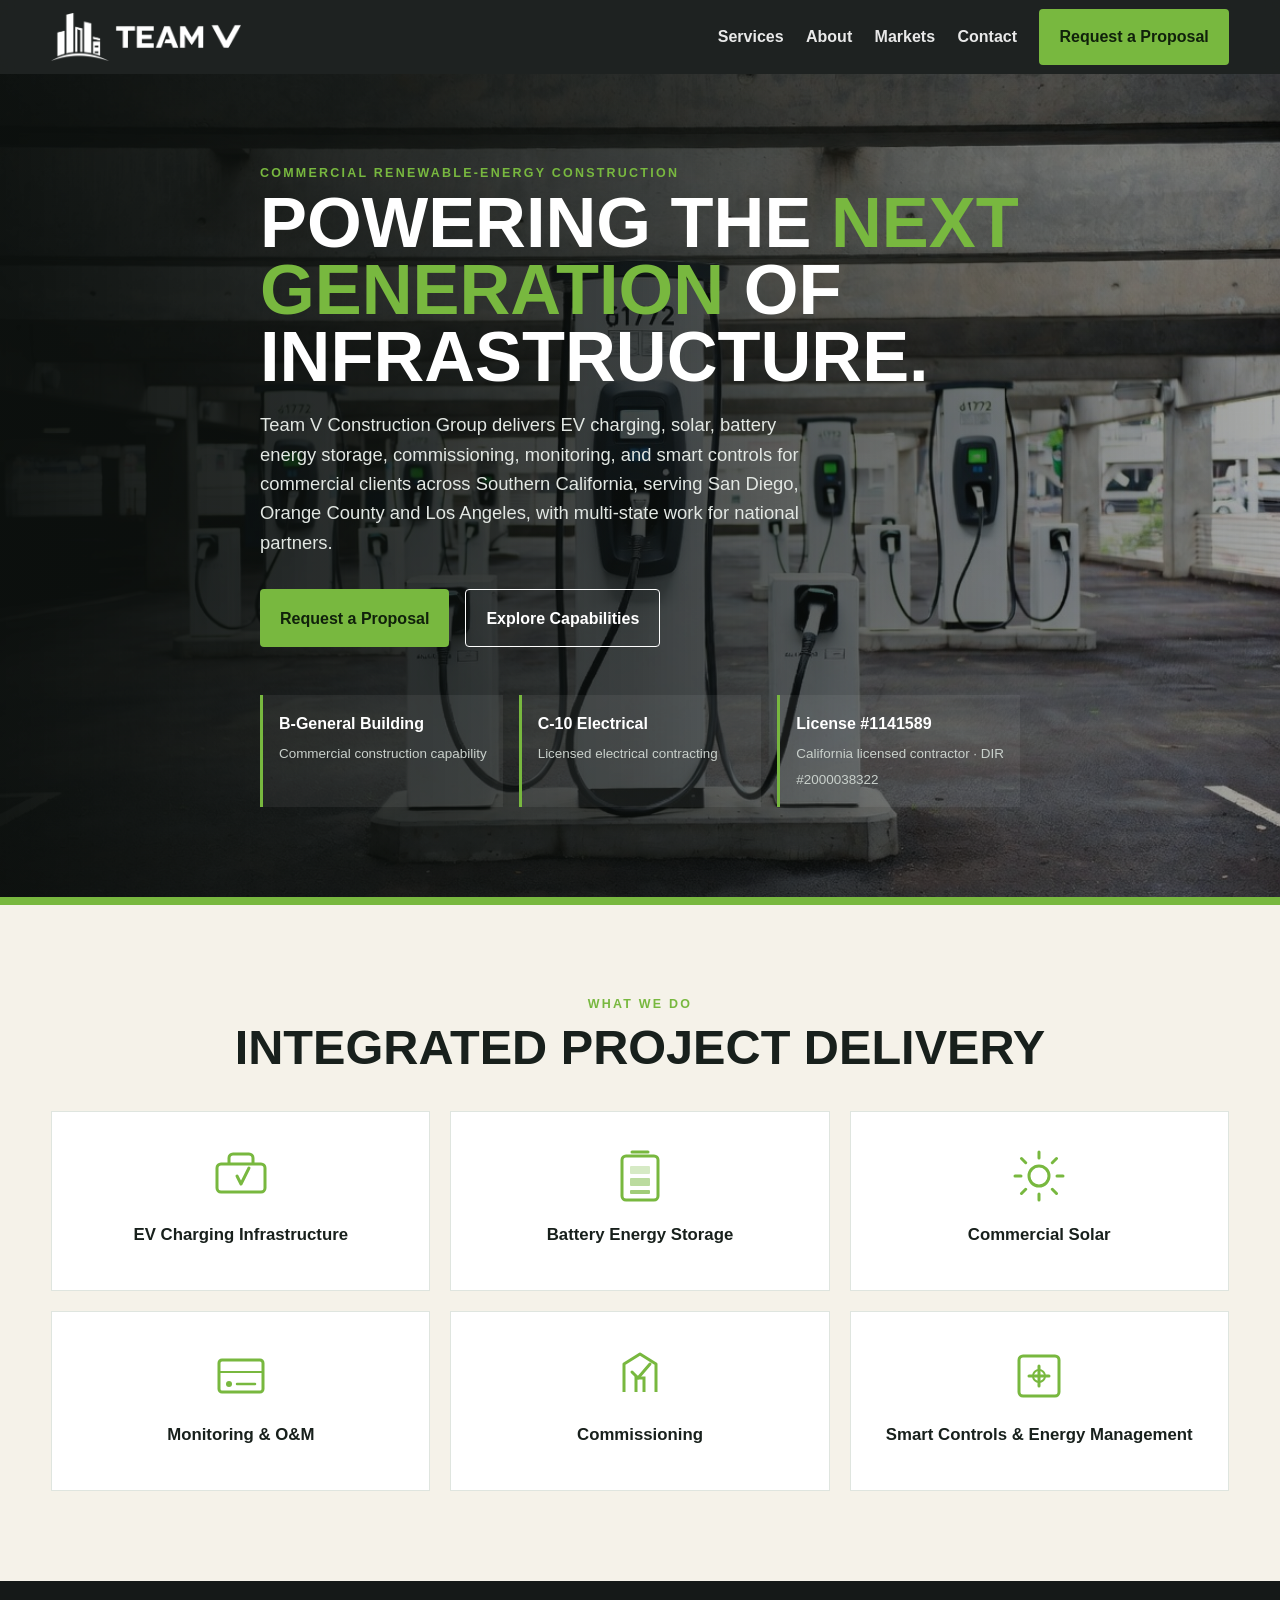
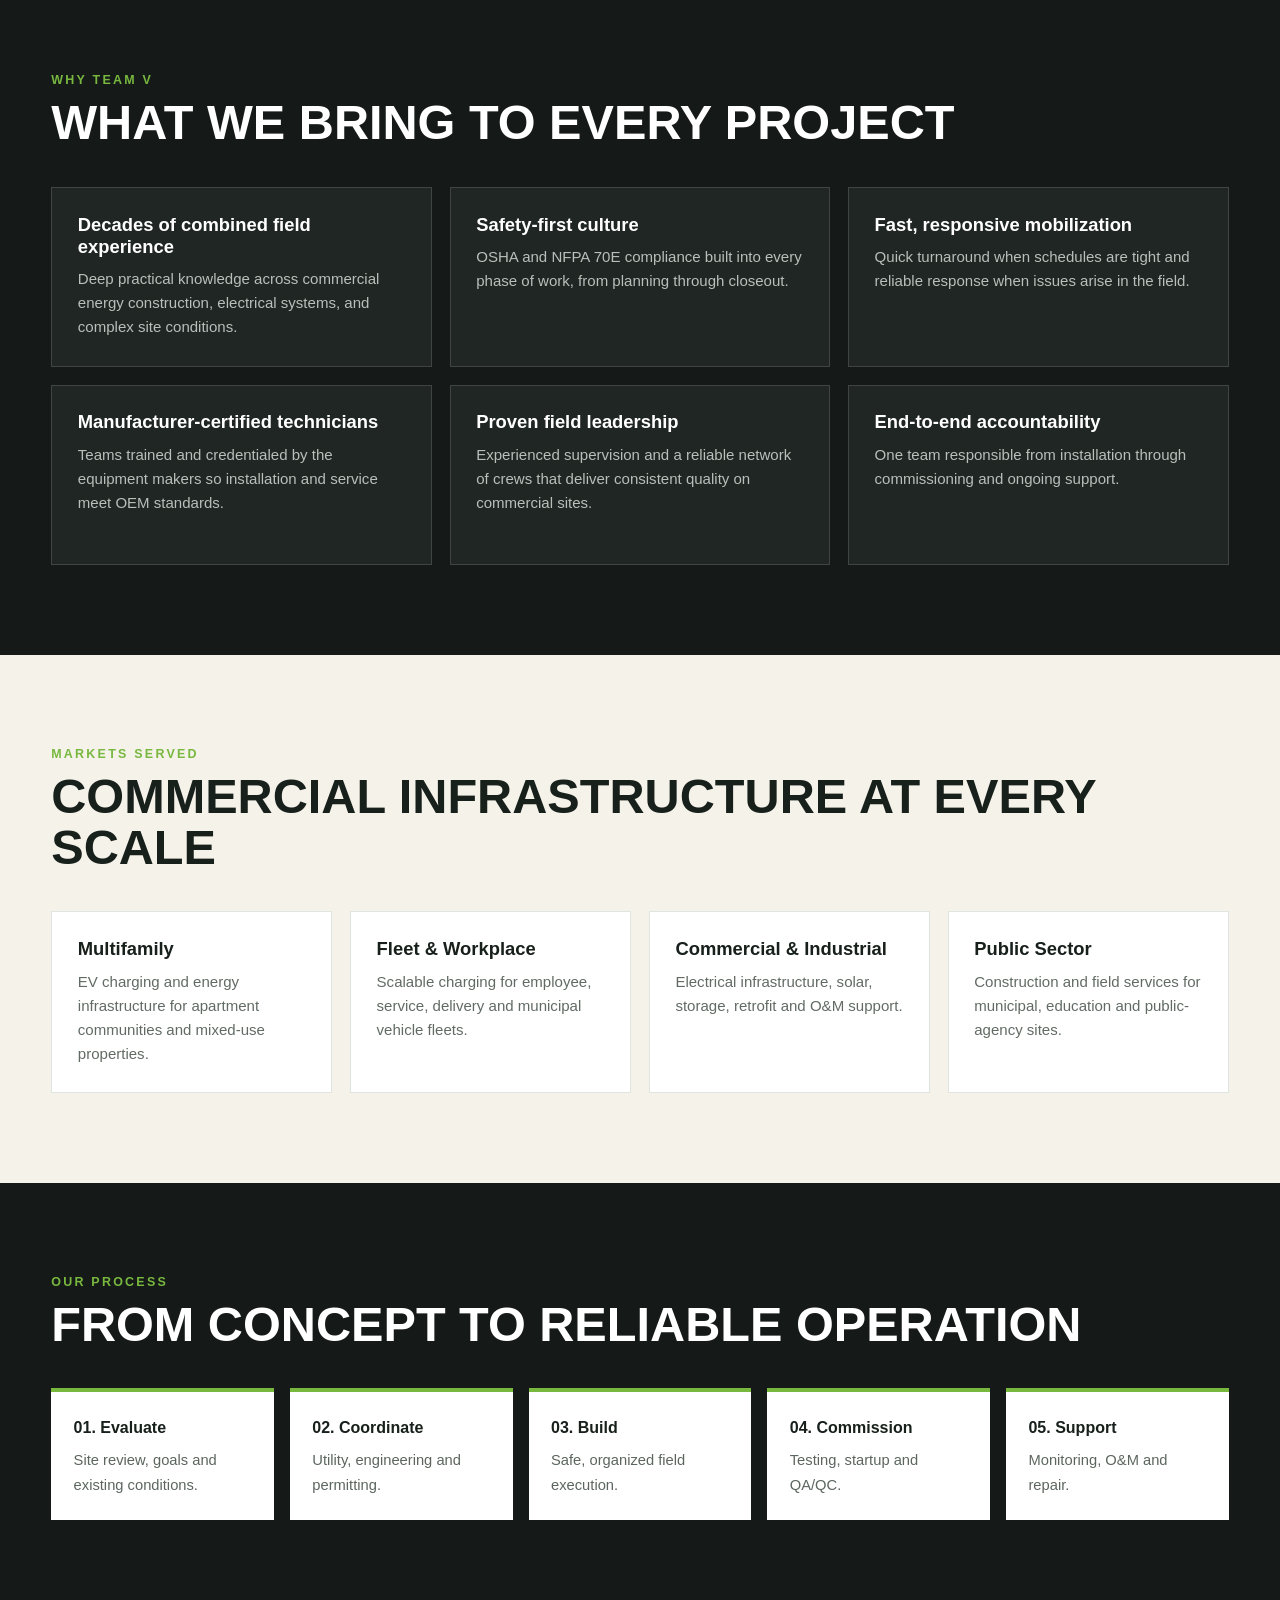
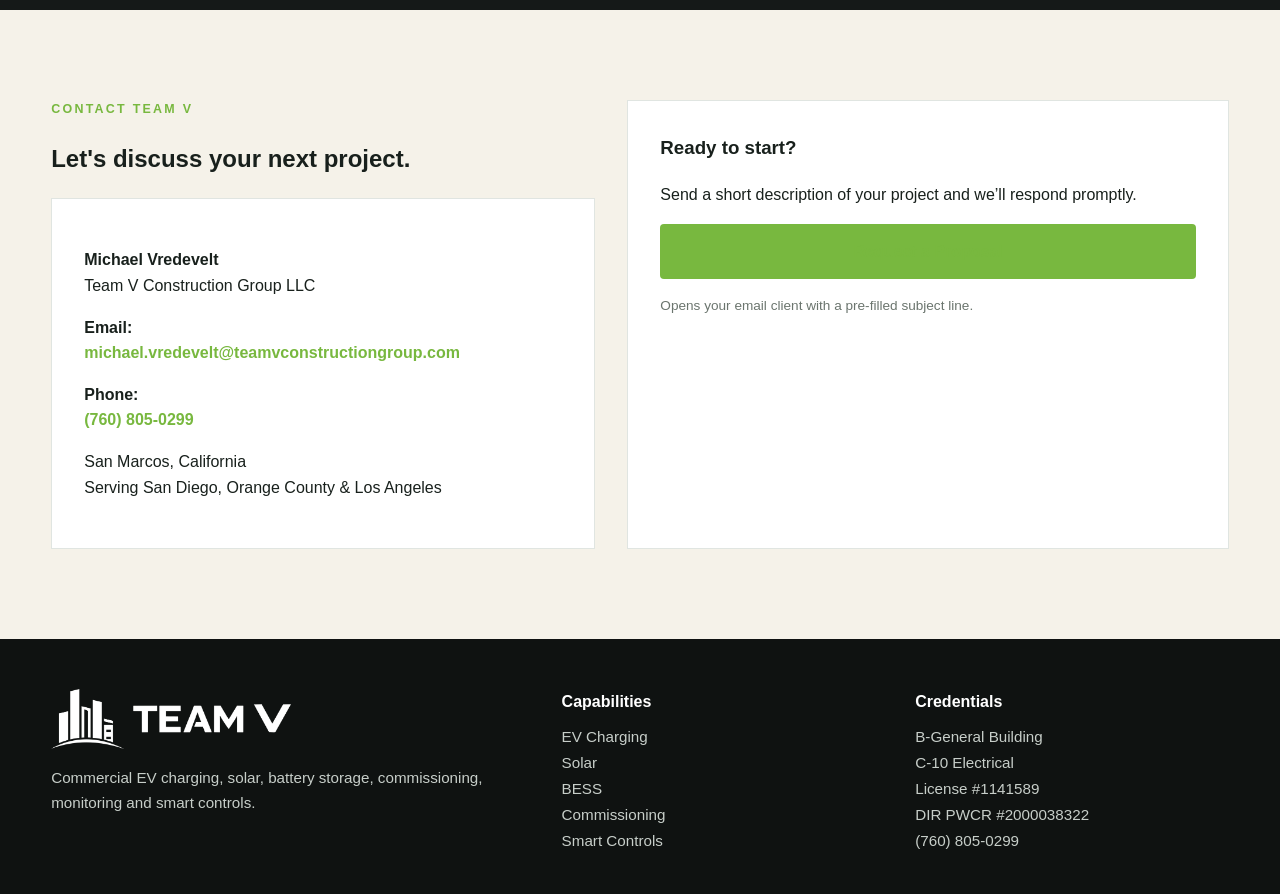
<file: index.html>
<!DOCTYPE html>
<html lang="en">
<head>
  <meta charset="utf-8">
  <meta name="viewport" content="width=device-width, initial-scale=1">
  <title>Team V Construction Group | EV Charging, Solar, BESS & O&M</title>
  <meta name="description" content="Commercial EV charging, solar, battery energy storage, commissioning, monitoring and smart controls. Serving San Diego, Orange County &amp; Los Angeles. CA License #1141589.">
  <meta name="theme-color" content="#151918">
  <link rel="stylesheet" href="styles.css">
  <link rel="canonical" href="https://www.teamvconstructiongroup.com/">
  <meta name="robots" content="index, follow, max-image-preview:large">
  <meta name="author" content="Team V Construction Group LLC">
  <link rel="icon" href="favicon.ico" sizes="any">
  <link rel="icon" type="image/png" sizes="192x192" href="icon-192.png">
  <link rel="apple-touch-icon" href="apple-touch-icon.png">
  <meta property="og:type" content="website">
  <meta property="og:site_name" content="Team V Construction Group">
  <meta property="og:title" content="Team V Construction Group | EV Charging, Solar, BESS & O&M">
  <meta property="og:description" content="Commercial EV charging, solar, battery energy storage, commissioning, monitoring and smart controls. Serving San Diego, Orange County &amp; Los Angeles. CA License #1141589.">
  <meta property="og:url" content="https://www.teamvconstructiongroup.com/">
  <meta property="og:image" content="https://www.teamvconstructiongroup.com/assets/og-image.jpg">
  <meta property="og:image:width" content="1200">
  <meta property="og:image:height" content="630">
  <meta name="twitter:card" content="summary_large_image">
  <meta name="twitter:title" content="Team V Construction Group | EV Charging, Solar, BESS & O&M">
  <meta name="twitter:description" content="Commercial EV charging, solar, battery energy storage, commissioning, monitoring and smart controls. Serving San Diego, Orange County &amp; Los Angeles. CA License #1141589.">
  <meta name="twitter:image" content="https://www.teamvconstructiongroup.com/assets/og-image.jpg">
  <script type="application/ld+json">
  {
    "@context": "https://schema.org",
    "@type": "GeneralContractor",
    "name": "Team V Construction Group LLC",
    "url": "https://www.teamvconstructiongroup.com/",
    "logo": "https://www.teamvconstructiongroup.com/assets/teamv-logo-color.png",
    "image": "https://www.teamvconstructiongroup.com/assets/og-image.jpg",
    "description": "Commercial EV charging, solar, battery energy storage, commissioning, monitoring and smart controls contractor serving San Diego, Orange County and Los Angeles, California.",
    "telephone": "+1-760-805-0299",
    "email": "michael.vredevelt@teamvconstructiongroup.com",
    "founder": { "@type": "Person", "name": "Michael Vredevelt" },
    "address": {
      "@type": "PostalAddress",
      "addressLocality": "San Marcos",
      "addressRegion": "CA",
      "postalCode": "92078",
      "addressCountry": "US"
    },
    "areaServed": [
      { "@type": "AdministrativeArea", "name": "San Diego County, CA" },
      { "@type": "AdministrativeArea", "name": "Orange County, CA" },
      { "@type": "AdministrativeArea", "name": "Los Angeles County, CA" }
    ],
    "hasCredential": [
      "California CSLB License #1141589 - B General Building",
      "California CSLB License #1141589 - C-10 Electrical",
      "California DIR Public Works Contractor Registration #2000038322"
    ],
    "knowsAbout": [
      "EV charging infrastructure",
      "Commercial solar",
      "Battery energy storage",
      "Commissioning",
      "Monitoring and O&M",
      "Smart controls"
    ]
  }
  </script>
</head>
<body>
  <header>
    <div class="container nav">
      <a href="index.html" class="logo-link">
        <img class="nav-logo" src="assets/teamv-logo.png" alt="Team V Construction Group">
      </a>
      <button class="nav-toggle" aria-label="Toggle menu" aria-expanded="false">
        <span></span><span></span><span></span>
      </button>
      <nav class="nav-links">
        <a href="#services">Services</a>
        <a href="#about">About</a>
        <a href="#markets">Markets</a>
        <a href="#contact">Contact</a>
        <a class="btn btn-primary" href="mailto:michael.vredevelt@teamvconstructiongroup.com?subject=Project%20Inquiry%20-%20Team%20V">Request a Proposal</a>
      </nav>
    </div>
  </header>

  <main id="home">
    <section class="hero">
      <div class="container hero-content">
        <div class="eyebrow">Commercial Renewable-Energy Construction</div>
        <h1>Powering the <span>next generation</span> of infrastructure.</h1>
        <p>Team V Construction Group delivers EV charging, solar, battery energy storage, commissioning, monitoring, and smart controls for commercial clients across Southern California, serving San Diego, Orange County and Los Angeles, with multi-state work for national partners.</p>
        <div class="hero-actions">
          <a class="btn btn-primary" href="mailto:michael.vredevelt@teamvconstructiongroup.com?subject=Project%20Inquiry%20-%20Team%20V">Request a Proposal</a>
          <a class="btn btn-outline" href="#services">Explore Capabilities</a>
        </div>
        <div class="hero-trust">
          <div>
            <strong>B-General Building</strong>
            <span>Commercial construction capability</span>
          </div>
          <div>
            <strong>C-10 Electrical</strong>
            <span>Licensed electrical contracting</span>
          </div>
          <div>
            <strong>License #1141589</strong>
            <span>California licensed contractor · DIR #2000038322</span>
          </div>
        </div>
      </div>
    </section>

    <section class="section" id="services">
      <div class="container">
        <div class="section-head centered">
          <div>
            <div class="eyebrow">What We Do</div>
            <h2>Integrated project delivery</h2>
          </div>
        </div>

        <div class="services-grid services-grid-6">
          <a href="services/ev-charging.html" class="service-card">
            <div class="service-icon">
              <svg viewBox="0 0 64 64" fill="none"><rect x="8" y="20" width="48" height="28" rx="4" stroke="currentColor" stroke-width="3"/><path d="M20 20V14a4 4 0 014-4h16a4 4 0 014 4v6" stroke="currentColor" stroke-width="3"/><path d="M28 32l4 8 8-16" stroke="currentColor" stroke-width="3" stroke-linecap="round" stroke-linejoin="round"/></svg>
            </div>
            <h3>EV Charging Infrastructure</h3>
          </a>

          <a href="services/battery-energy-storage.html" class="service-card">
            <div class="service-icon">
              <svg viewBox="0 0 64 64" fill="none"><rect x="14" y="12" width="36" height="44" rx="4" stroke="currentColor" stroke-width="3"/><path d="M24 8h16" stroke="currentColor" stroke-width="3" stroke-linecap="round"/><rect x="22" y="22" width="20" height="8" rx="1" fill="currentColor" opacity="0.3"/><rect x="22" y="34" width="20" height="8" rx="1" fill="currentColor" opacity="0.5"/><rect x="22" y="46" width="20" height="4" rx="1" fill="currentColor" opacity="0.7"/></svg>
            </div>
            <h3>Battery Energy Storage</h3>
          </a>

          <a href="services/commercial-solar.html" class="service-card">
            <div class="service-icon">
              <svg viewBox="0 0 64 64" fill="none"><circle cx="32" cy="32" r="10" stroke="currentColor" stroke-width="3"/><path d="M32 8v6M32 50v6M8 32h6M50 32h6M14.5 14.5l4.2 4.2M45.3 45.3l4.2 4.2M14.5 49.5l4.2-4.2M45.3 18.7l4.2-4.2" stroke="currentColor" stroke-width="3" stroke-linecap="round"/></svg>
            </div>
            <h3>Commercial Solar</h3>
          </a>

          <a href="services/monitoring-om.html" class="service-card">
            <div class="service-icon">
              <svg viewBox="0 0 64 64" fill="none"><rect x="10" y="16" width="44" height="32" rx="3" stroke="currentColor" stroke-width="3"/><path d="M10 28h44" stroke="currentColor" stroke-width="2"/><circle cx="20" cy="40" r="3" fill="currentColor"/><path d="M28 40h18" stroke="currentColor" stroke-width="2.5" stroke-linecap="round"/></svg>
            </div>
            <h3>Monitoring &amp; O&amp;M</h3>
          </a>

          <a href="services/commissioning.html" class="service-card">
            <div class="service-icon">
              <svg viewBox="0 0 64 64" fill="none"><path d="M16 48V20l16-10 16 10v28" stroke="currentColor" stroke-width="3" stroke-linejoin="round"/><path d="M28 48V34h8v14" stroke="currentColor" stroke-width="3"/><path d="M24 28l6 6 12-14" stroke="currentColor" stroke-width="3" stroke-linecap="round" stroke-linejoin="round"/></svg>
            </div>
            <h3>Commissioning</h3>
          </a>

          <a href="services/smart-controls.html" class="service-card">
            <div class="service-icon">
              <svg viewBox="0 0 64 64" fill="none"><rect x="12" y="12" width="40" height="40" rx="4" stroke="currentColor" stroke-width="3"/><path d="M22 32h20M32 22v20" stroke="currentColor" stroke-width="3" stroke-linecap="round"/><circle cx="32" cy="32" r="6" stroke="currentColor" stroke-width="2"/></svg>
            </div>
            <h3>Smart Controls &amp; Energy Management</h3>
          </a>
        </div>
      </div>
    </section>

    <section class="section section-dark" id="about">
      <div class="container">
        <div class="section-head">
          <div>
            <div class="eyebrow">Why Team V</div>
            <h2>What we bring to every project</h2>
          </div>
        </div>
        <div class="grid-3">
          <article class="card dark">
            <h3>Decades of combined field experience</h3>
            <p>Deep practical knowledge across commercial energy construction, electrical systems, and complex site conditions.</p>
          </article>
          <article class="card dark">
            <h3>Safety-first culture</h3>
            <p>OSHA and NFPA 70E compliance built into every phase of work, from planning through closeout.</p>
          </article>
          <article class="card dark">
            <h3>Fast, responsive mobilization</h3>
            <p>Quick turnaround when schedules are tight and reliable response when issues arise in the field.</p>
          </article>
          <article class="card dark">
            <h3>Manufacturer-certified technicians</h3>
            <p>Teams trained and credentialed by the equipment makers so installation and service meet OEM standards.</p>
          </article>
          <article class="card dark">
            <h3>Proven field leadership</h3>
            <p>Experienced supervision and a reliable network of crews that deliver consistent quality on commercial sites.</p>
          </article>
          <article class="card dark">
            <h3>End-to-end accountability</h3>
            <p>One team responsible from installation through commissioning and ongoing support.</p>
          </article>
        </div>
      </div>
    </section>

    <section class="section" id="markets">
      <div class="container">
        <div class="section-head">
          <div>
            <div class="eyebrow">Markets Served</div>
            <h2>Commercial infrastructure at every scale</h2>
          </div>
        </div>
        <div class="grid-4">
          <article class="card">
            <h3>Multifamily</h3>
            <p>EV charging and energy infrastructure for apartment communities and mixed-use properties.</p>
          </article>
          <article class="card">
            <h3>Fleet &amp; Workplace</h3>
            <p>Scalable charging for employee, service, delivery and municipal vehicle fleets.</p>
          </article>
          <article class="card">
            <h3>Commercial &amp; Industrial</h3>
            <p>Electrical infrastructure, solar, storage, retrofit and O&amp;M support.</p>
          </article>
          <article class="card">
            <h3>Public Sector</h3>
            <p>Construction and field services for municipal, education and public-agency sites.</p>
          </article>
        </div>
      </div>
    </section>

    <section class="section section-dark" id="process">
      <div class="container">
        <div class="section-head">
          <div>
            <div class="eyebrow">Our Process</div>
            <h2>From concept to reliable operation</h2>
          </div>
        </div>
        <div class="process">
          <div class="step"><strong>01. Evaluate</strong><span>Site review, goals and existing conditions.</span></div>
          <div class="step"><strong>02. Coordinate</strong><span>Utility, engineering and permitting.</span></div>
          <div class="step"><strong>03. Build</strong><span>Safe, organized field execution.</span></div>
          <div class="step"><strong>04. Commission</strong><span>Testing, startup and QA/QC.</span></div>
          <div class="step"><strong>05. Support</strong><span>Monitoring, O&amp;M and repair.</span></div>
        </div>
      </div>
    </section>

    <section class="section" id="contact">
      <div class="container contact-grid">
        <div>
          <div class="eyebrow">Contact Team V</div>
          <h2>Let's discuss your next project.</h2>
          <div class="contact-card">
            <p><strong>Michael Vredevelt</strong><br>Team V Construction Group LLC</p>
            <p><strong>Email:</strong><br><a href="mailto:michael.vredevelt@teamvconstructiongroup.com">michael.vredevelt@teamvconstructiongroup.com</a></p>
            <p><strong>Phone:</strong><br><a href="tel:+17608050299">(760) 805-0299</a></p>
            <p>San Marcos, California<br>Serving San Diego, Orange County &amp; Los Angeles</p>
          </div>
        </div>
        <div class="contact-card contact-cta">
          <h3>Ready to start?</h3>
          <p>Send a short description of your project and we’ll respond promptly.</p>
          <a class="btn btn-primary full" href="mailto:michael.vredevelt@teamvconstructiongroup.com?subject=Project%20Inquiry%20-%20Team%20V">Request a Proposal</a>
          <p class="note">Opens your email client with a pre-filled subject line.</p>
        </div>
      </div>
    </section>
  </main>

  <footer>
    <div class="container footer-grid">
      <div>
        <img class="footer-logo" src="assets/teamv-logo.png" alt="Team V Construction Group">
        <p>Commercial EV charging, solar, battery storage, commissioning, monitoring and smart controls.</p>
      </div>
      <div>
        <strong>Capabilities</strong>
        <p>
          <a href="services/ev-charging.html">EV Charging</a><br>
          <a href="services/commercial-solar.html">Solar</a><br>
          <a href="services/battery-energy-storage.html">BESS</a><br>
          <a href="services/commissioning.html">Commissioning</a><br>
          <a href="services/smart-controls.html">Smart Controls</a>
        </p>
      </div>
      <div>
        <strong>Credentials</strong>
        <p>B-General Building<br>C-10 Electrical<br>License #1141589<br>DIR PWCR #2000038322</p>
        <p><a href="tel:+17608050299">(760) 805-0299</a></p>
      </div>
    </div>
  </footer>

  <script>
    const toggle = document.querySelector('.nav-toggle');
    const nav = document.querySelector('.nav-links');
    if (toggle && nav) {
      toggle.addEventListener('click', () => {
        const isOpen = nav.classList.toggle('open');
        toggle.setAttribute('aria-expanded', isOpen);
        document.body.classList.toggle('menu-open', isOpen);
      });
      nav.querySelectorAll('a').forEach(link => {
        link.addEventListener('click', () => {
          nav.classList.remove('open');
          toggle.setAttribute('aria-expanded', 'false');
          document.body.classList.remove('menu-open');
        });
      });
    }
  </script>
</body>
</html>
</file>
<file: styles.css>
:root {
  --dark: #151918;
  --dark2: #202623;
  --green: #78b83f;
  --cream: #f5f2e9;
  --white: #fff;
  --muted: #b8c0bb;
  --text: #18201c;
}

* {
  box-sizing: border-box;
}

html {
  scroll-behavior: smooth;
}

body {
  margin: 0;
  font-family: Arial, Helvetica, sans-serif;
  background: var(--cream);
  color: var(--text);
  line-height: 1.6;
}

body.menu-open {
  overflow: hidden;
}

a {
  text-decoration: none;
  color: inherit;
}

img {
  max-width: 100%;
  display: block;
}

.container {
  width: min(1180px, 92%);
  margin: 0 auto;
}

/* Typography helpers */
.eyebrow {
  color: var(--green);
  font-size: 0.78rem;
  font-weight: 800;
  letter-spacing: 0.18em;
  text-transform: uppercase;
}

.btn {
  display: inline-flex;
  align-items: center;
  justify-content: center;
  padding: 0.95rem 1.25rem;
  border-radius: 4px;
  font-weight: 800;
  border: none;
  cursor: pointer;
  transition: opacity 0.2s, transform 0.15s;
}

.btn:hover {
  opacity: 0.9;
}

.btn-primary {
  background: var(--green);
  color: #10210b;
}

.btn-outline {
  border: 1px solid #fff;
  color: #fff;
  background: transparent;
}

.btn.full {
  width: 100%;
}

/* Header / Nav */
header {
  position: sticky;
  top: 0;
  z-index: 50;
  background: rgba(21, 25, 24, 0.96);
  backdrop-filter: blur(8px);
}

.nav {
  display: flex;
  align-items: center;
  justify-content: space-between;
  min-height: 74px;
  gap: 1rem;
}

.nav-logo {
  width: 190px;
  max-width: 55vw;
}

.nav-links {
  display: flex;
  gap: 1.4rem;
  align-items: center;
  color: #fff;
  font-weight: 700;
}

.nav-links a:not(.btn) {
  opacity: 0.9;
}

.nav-links a:not(.btn):hover {
  opacity: 1;
  color: var(--green);
}

/* Hamburger */
.nav-toggle {
  display: none;
  flex-direction: column;
  justify-content: center;
  gap: 5px;
  width: 44px;
  height: 44px;
  background: transparent;
  border: none;
  cursor: pointer;
  padding: 8px;
}

.nav-toggle span {
  display: block;
  width: 22px;
  height: 2px;
  background: #fff;
  transition: transform 0.25s, opacity 0.25s;
}

.nav-toggle[aria-expanded="true"] span:nth-child(1) {
  transform: translateY(7px) rotate(45deg);
}

.nav-toggle[aria-expanded="true"] span:nth-child(2) {
  opacity: 0;
}

.nav-toggle[aria-expanded="true"] span:nth-child(3) {
  transform: translateY(-7px) rotate(-45deg);
}

/* Hero */
.hero {
  min-height: 720px;
  display: flex;
  align-items: center;
  background:
    linear-gradient(90deg, rgba(12, 16, 14, 0.97), rgba(12, 16, 14, 0.77), rgba(12, 16, 14, 0.35)),
    url('assets/ev-level2.jpg') center / cover;
  color: #fff;
  border-bottom: 8px solid var(--green);
}

.hero-content {
  max-width: 760px;
  padding: 90px 0;
}

.hero h1 {
  font-size: clamp(2.4rem, 5.5vw, 5.2rem);
  line-height: 0.95;
  text-transform: uppercase;
  margin: 0.4rem 0 1.2rem;
}

.hero h1 span {
  color: var(--green);
}

.hero p {
  font-size: 1.15rem;
  color: #e2e7e3;
  max-width: 540px;
}

.hero-actions {
  display: flex;
  gap: 1rem;
  flex-wrap: wrap;
  margin-top: 2rem;
}

.hero-trust {
  display: grid;
  grid-template-columns: repeat(3, 1fr);
  gap: 1rem;
  margin-top: 3rem;
}

.hero-trust div {
  padding: 1rem;
  border-left: 3px solid var(--green);
  background: rgba(255, 255, 255, 0.06);
}

.hero-trust strong {
  display: block;
  margin-bottom: 0.2rem;
}

.hero-trust span {
  font-size: 0.84rem;
  color: #c9d0cb;
}

/* Sections */
.section {
  padding: 90px 0;
}

.section-dark {
  background: var(--dark);
  color: #fff;
}

.section-head {
  display: flex;
  justify-content: space-between;
  gap: 2rem;
  align-items: end;
  margin-bottom: 2.4rem;
}

.section-head.centered {
  justify-content: center;
  text-align: center;
}

.section-head h2 {
  font-size: clamp(1.9rem, 3.8vw, 3.6rem);
  line-height: 1.05;
  text-transform: uppercase;
  margin: 0.4rem 0 0;
}

.section-head p {
  max-width: 520px;
  color: #5c665f;
  margin: 0;
}

.section-dark .section-head p {
  color: var(--muted);
}

/* ========== NEW: Simplified Services Grid ========== */
.services-grid {
  display: grid;
  grid-template-columns: repeat(4, 1fr);
  gap: 1.25rem;
}

.service-card {
  background: #fff;
  border: 1px solid #dfe5df;
  padding: 2rem 1.5rem;
  text-align: center;
  transition: border-color 0.2s, transform 0.2s, box-shadow 0.2s;
  display: flex;
  flex-direction: column;
  align-items: center;
  gap: 1rem;
  min-height: 180px;
}

.service-card:hover {
  border-color: var(--green);
  transform: translateY(-4px);
  box-shadow: 0 12px 28px rgba(0, 0, 0, 0.08);
}

.service-icon {
  width: 64px;
  height: 64px;
  color: var(--green);
  display: flex;
  align-items: center;
  justify-content: center;
}

.service-icon svg {
  width: 100%;
  height: 100%;
}

.service-card h3 {
  margin: 0;
  font-size: 1.05rem;
  line-height: 1.3;
  font-weight: 800;
  color: var(--text);
}

/* Cards / Grids */
.grid-4 {
  display: grid;
  grid-template-columns: repeat(4, 1fr);
  gap: 1.1rem;
}

.card {
  background: #fff;
  border: 1px solid #dfe5df;
  padding: 1.6rem;
  min-height: 180px;
}

.card.dark {
  background: var(--dark2);
  border-color: rgba(255, 255, 255, 0.14);
}

.card h3 {
  line-height: 1.2;
  margin: 0 0 0.6rem;
  font-size: 1.15rem;
}

.card p {
  font-size: 0.94rem;
  color: #616b64;
  margin: 0;
}

.card.dark p {
  color: var(--muted);
}

/* About split */
.split {
  display: grid;
  grid-template-columns: 1fr 1fr;
  gap: 4rem;
  align-items: center;
}

.checks {
  display: grid;
  grid-template-columns: 1fr 1fr;
  gap: 0.8rem;
  margin-top: 1.8rem;
}

.check:before {
  content: "✓";
  color: var(--green);
  font-weight: 900;
  margin-right: 0.5rem;
}

/* Process */
.process {
  display: grid;
  grid-template-columns: repeat(5, 1fr);
  gap: 1rem;
}

.step {
  background: #fff;
  padding: 1.4rem;
  border-top: 4px solid var(--green);
  color: var(--text);
}

.step strong {
  display: block;
  margin-bottom: 0.4rem;
}

.step span {
  font-size: 0.92rem;
  color: #5c665f;
}

/* CTA */
.cta {
  background:
    linear-gradient(90deg, rgba(16, 22, 18, 0.96), rgba(16, 22, 18, 0.68)),
    url('assets/solar-carport.jpg') center / cover;
  color: #fff;
  padding: 90px 0;
  text-align: center;
}

.cta h2 {
  font-size: clamp(2rem, 4.5vw, 4.2rem);
  line-height: 0.95;
  text-transform: uppercase;
  margin: 0.5rem 0 1rem;
}

.cta p {
  max-width: 520px;
  margin: 0 auto 1.8rem;
  color: #d5dbd7;
}

/* Contact */
.contact-grid {
  display: grid;
  grid-template-columns: 0.95fr 1.05fr;
  gap: 2rem;
}

.contact-card {
  background: #fff;
  padding: 2rem;
  border: 1px solid #e0e5e1;
}

.contact-card a {
  color: var(--green);
  font-weight: 700;
  word-break: break-all;
}

.contact-card a:hover {
  text-decoration: underline;
}

.phone-reveal {
  background: none;
  border: none;
  padding: 0;
  font: inherit;
  color: var(--green);
  font-weight: 700;
  cursor: pointer;
  text-align: left;
}

.phone-reveal:hover {
  text-decoration: underline;
}

.phone-reveal.revealed {
  color: var(--text);
  cursor: default;
  text-decoration: none;
}

.contact-cta h3 {
  margin-top: 0;
}

.contact-cta .note {
  margin-top: 1rem;
  font-size: 0.85rem;
  color: #6b756e;
}

/* Footer */
footer {
  background: #0f1211;
  color: #c7cec9;
  padding: 50px 0 40px;
}

.footer-grid {
  display: grid;
  grid-template-columns: 1.5fr 1fr 1fr;
  gap: 2.5rem;
}

.footer-logo {
  width: 240px;
  margin-bottom: 1rem;
}

.footer-grid strong {
  display: block;
  color: #fff;
  margin-bottom: 0.6rem;
}

.footer-grid p {
  margin: 0;
  line-height: 1.7;
  font-size: 0.95rem;
}

.footer-grid a:hover {
  color: var(--green);
}

/* ========== Service Sub-pages ========== */
.page-hero {
  background: var(--dark);
  color: #fff;
  padding: 80px 0 60px;
  border-bottom: 6px solid var(--green);
}

.page-hero .breadcrumb {
  font-size: 0.9rem;
  color: var(--muted);
  margin-bottom: 1.2rem;
}

.page-hero .breadcrumb a {
  color: var(--green);
}

.page-hero h1 {
  font-size: clamp(2rem, 4vw, 3.4rem);
  text-transform: uppercase;
  line-height: 1.05;
  margin: 0 0 1rem;
}

.page-hero .lead {
  font-size: 1.15rem;
  color: #d0d6d2;
  max-width: 640px;
  margin: 0;
}

.service-content {
  padding: 70px 0;
}

.service-blurb {
  max-width: 720px;
  margin-bottom: 3.5rem;
  font-size: 1.1rem;
  line-height: 1.7;
}

.projects-heading {
  margin-bottom: 2rem;
}

.projects-heading .note {
  margin: 0.4rem 0 0;
  font-size: 0.9rem;
  color: #5f6a63;
}

.projects-heading h2 {
  font-size: clamp(1.6rem, 3vw, 2.4rem);
  text-transform: uppercase;
  margin: 0.3rem 0 0;
}

.project-list {
  display: grid;
  gap: 2rem;
}

.project-card {
  display: grid;
  grid-template-columns: 280px 1fr;
  gap: 2rem;
  background: #fff;
  border: 1px solid #dfe5df;
  overflow: hidden;
}

.project-card img {
  width: 100%;
  height: 100%;
  min-height: 200px;
  object-fit: cover;
}

.project-card .project-body {
  padding: 1.8rem 1.8rem 1.8rem 0;
}

.project-card h3 {
  margin: 0 0 0.6rem;
  font-size: 1.25rem;
}

.project-card .meta {
  font-size: 0.88rem;
  color: #6b756e;
  margin-bottom: 0.8rem;
}

.project-card p {
  margin: 0;
  color: #4a544e;
  font-size: 0.98rem;
}

.back-link {
  display: inline-flex;
  align-items: center;
  gap: 0.4rem;
  color: var(--green);
  font-weight: 700;
  margin-top: 3rem;
}

.back-link:hover {
  text-decoration: underline;
}

/* ========== Responsive ========== */
@media (max-width: 980px) {
  .services-grid {
    grid-template-columns: repeat(2, 1fr);
  }

  .grid-4 {
    grid-template-columns: repeat(2, 1fr);
  }

  .process {
    grid-template-columns: repeat(3, 1fr);
  }

  .split,
  .contact-grid {
    grid-template-columns: 1fr;
    gap: 2.5rem;
  }

  .hero-trust {
    grid-template-columns: 1fr 1fr;
  }

  .project-card {
    grid-template-columns: 1fr;
  }

  .project-card .project-body {
    padding: 1.5rem;
  }
}

@media (max-width: 768px) {
  .nav-toggle {
    display: flex;
  }

  .nav-links {
    position: fixed;
    top: 74px;
    left: 0;
    right: 0;
    bottom: 0;
    background: var(--dark);
    flex-direction: column;
    justify-content: flex-start;
    align-items: stretch;
    padding: 1.5rem 1.5rem 3rem;
    gap: 0;
    transform: translateX(100%);
    transition: transform 0.3s ease;
    overflow-y: auto;
  }

  .nav-links.open {
    transform: translateX(0);
  }

  .nav-links a {
    padding: 1rem 0.5rem;
    border-bottom: 1px solid rgba(255, 255, 255, 0.08);
    font-size: 1.1rem;
  }

  .nav-links .btn {
    margin-top: 1.5rem;
    text-align: center;
  }

  .section {
    padding: 65px 0;
  }

  .section-head {
    flex-direction: column;
    align-items: flex-start;
    gap: 1rem;
  }

  .section-head.centered {
    align-items: center;
  }

  .hero {
    min-height: 580px;
  }

  .hero-content {
    padding: 70px 0 50px;
  }

  .hero-trust {
    grid-template-columns: 1fr;
  }

  .process {
    grid-template-columns: 1fr 1fr;
  }

  .footer-grid {
    grid-template-columns: 1fr;
    gap: 2rem;
  }

  .page-hero {
    padding: 60px 0 45px;
  }
}

@media (max-width: 520px) {
  .services-grid,
  .grid-4,
  .process,
  .checks {
    grid-template-columns: 1fr;
  }

  .hero-actions {
    flex-direction: column;
  }

  .hero-actions .btn {
    width: 100%;
    justify-content: center;
  }

  .nav-logo {
    width: 140px;
  }
}

/* ========== Project list on service pages ========== */
.project-list {
  display: grid;
  gap: 2.5rem;
}

.project-item {
  display: grid;
  grid-template-columns: 320px 1fr;
  gap: 2rem;
  align-items: start;
  background: #fff;
  border: 1px solid #dfe5df;
  overflow: hidden;
}

.project-thumb {
  cursor: pointer;
  overflow: hidden;
  background: #1a1f1c;
  min-height: 220px;
  position: relative;
}

.project-thumb img {
  width: 100%;
  height: 100%;
  min-height: 220px;
  object-fit: cover;
  transition: transform 0.35s ease;
  display: block;
}

.project-thumb:hover img {
  transform: scale(1.04);
}

.project-info {
  padding: 1.8rem 1.8rem 1.8rem 0;
}

.project-info h3 {
  margin: 0 0 0.5rem;
  font-size: 1.25rem;
}

.project-info .meta {
  font-size: 0.88rem;
  color: #6b756e;
  margin-bottom: 0.8rem;
}

.project-info p {
  margin: 0;
  color: #4a544e;
  font-size: 0.98rem;
  line-height: 1.6;
}

/* ========== Gallery Modal ========== */
.gallery-modal {
  position: fixed;
  inset: 0;
  z-index: 1000;
  display: flex;
  align-items: center;
  justify-content: center;
  padding: 1.5rem;
}

.gallery-modal[hidden] {
  display: none;
}

.gallery-backdrop {
  position: absolute;
  inset: 0;
  background: rgba(8, 12, 10, 0.88);
  cursor: pointer;
}

.gallery-panel {
  position: relative;
  background: #111;
  max-width: 960px;
  width: 100%;
  max-height: 90vh;
  display: flex;
  flex-direction: column;
  border-radius: 6px;
  overflow: hidden;
  box-shadow: 0 25px 60px rgba(0,0,0,0.5);
  opacity: 0;
  transform: scale(0.92);
  transition: opacity 0.28s ease, transform 0.28s ease;
}

.gallery-panel.animate-in,
.gallery-panel.animate-in-mobile {
  opacity: 1;
  transform: scale(1);
}

.gallery-panel.animate-out {
  opacity: 0;
  transform: scale(0.94);
}

.gallery-close {
  position: absolute;
  top: 12px;
  right: 14px;
  z-index: 10;
  width: 44px;
  height: 44px;
  border: none;
  background: rgba(0,0,0,0.55);
  color: #fff;
  font-size: 1.8rem;
  line-height: 1;
  border-radius: 50%;
  cursor: pointer;
  display: flex;
  align-items: center;
  justify-content: center;
  transition: background 0.2s;
}

.gallery-close:hover {
  background: rgba(0,0,0,0.8);
}

.gallery-main {
  flex: 1;
  display: flex;
  align-items: center;
  justify-content: center;
  background: #0a0c0b;
  min-height: 320px;
  max-height: 58vh;
}

.gallery-main-img {
  max-width: 100%;
  max-height: 58vh;
  object-fit: contain;
  display: block;
}

.gallery-thumbs {
  display: flex;
  gap: 8px;
  padding: 12px 16px;
  background: #161a18;
  overflow-x: auto;
  justify-content: center;
}

.gallery-thumb {
  width: 72px;
  height: 54px;
  object-fit: cover;
  border-radius: 3px;
  cursor: pointer;
  opacity: 0.55;
  border: 2px solid transparent;
  transition: opacity 0.2s, border-color 0.2s;
}

.gallery-thumb:hover,
.gallery-thumb.active {
  opacity: 1;
  border-color: var(--green);
}

.gallery-caption {
  padding: 14px 20px 18px;
  background: #111;
  color: #e2e7e3;
}

.gallery-caption h3 {
  margin: 0 0 0.4rem;
  font-size: 1.1rem;
  color: #fff;
}

.gallery-caption p {
  margin: 0;
  font-size: 0.92rem;
  color: #a8b0ab;
  line-height: 1.5;
}

.gallery-nav {
  position: absolute;
  top: 45%;
  transform: translateY(-50%);
  width: 48px;
  height: 48px;
  border: none;
  background: rgba(0,0,0,0.5);
  color: #fff;
  font-size: 1.8rem;
  border-radius: 50%;
  cursor: pointer;
  display: flex;
  align-items: center;
  justify-content: center;
  z-index: 5;
  transition: background 0.2s;
}

.gallery-nav:hover {
  background: rgba(0,0,0,0.75);
}

.gallery-nav.prev { left: 12px; }
.gallery-nav.next { right: 12px; }

body.gallery-open {
  overflow: hidden;
}

/* Mobile adjustments for gallery + projects */
@media (max-width: 768px) {
  .project-item {
    grid-template-columns: 1fr;
  }

  .project-info {
    padding: 1.4rem;
  }

  .project-thumb {
    min-height: 200px;
  }

  .gallery-panel {
    max-height: 95vh;
    border-radius: 0;
  }

  .gallery-main {
    min-height: 240px;
    max-height: 50vh;
  }

  .gallery-nav {
    width: 42px;
    height: 42px;
    font-size: 1.5rem;
  }

  .gallery-thumbs {
    padding: 10px;
  }

  .gallery-thumb {
    width: 60px;
    height: 45px;
  }
}


.services-grid-6 {
  grid-template-columns: repeat(3, 1fr);
}
.grid-3 {
  display: grid;
  grid-template-columns: repeat(3, 1fr);
  gap: 1.1rem;
}
@media (max-width: 900px) {
  .services-grid-6, .grid-3 {
    grid-template-columns: repeat(2, 1fr);
  }
}
@media (max-width: 600px) {
  .services-grid-6, .grid-3 {
    grid-template-columns: 1fr;
  }
}
</file>
